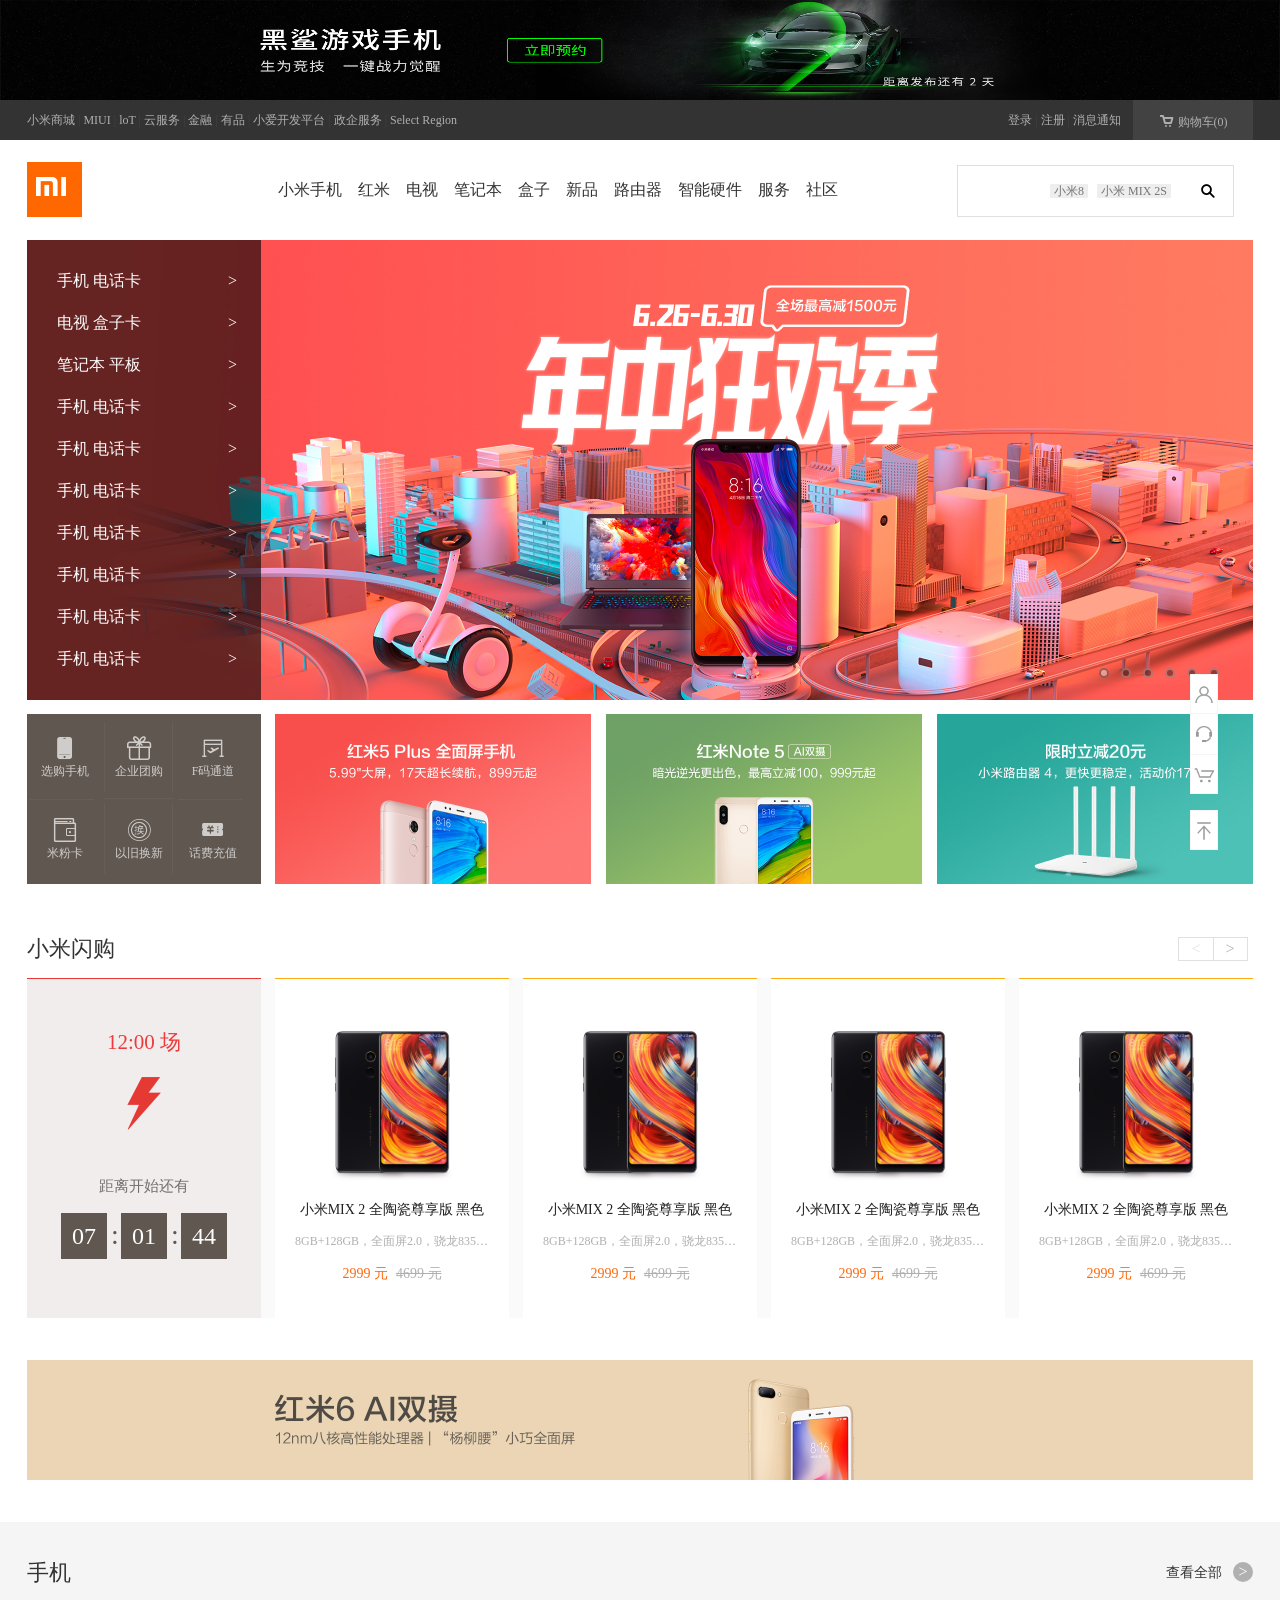
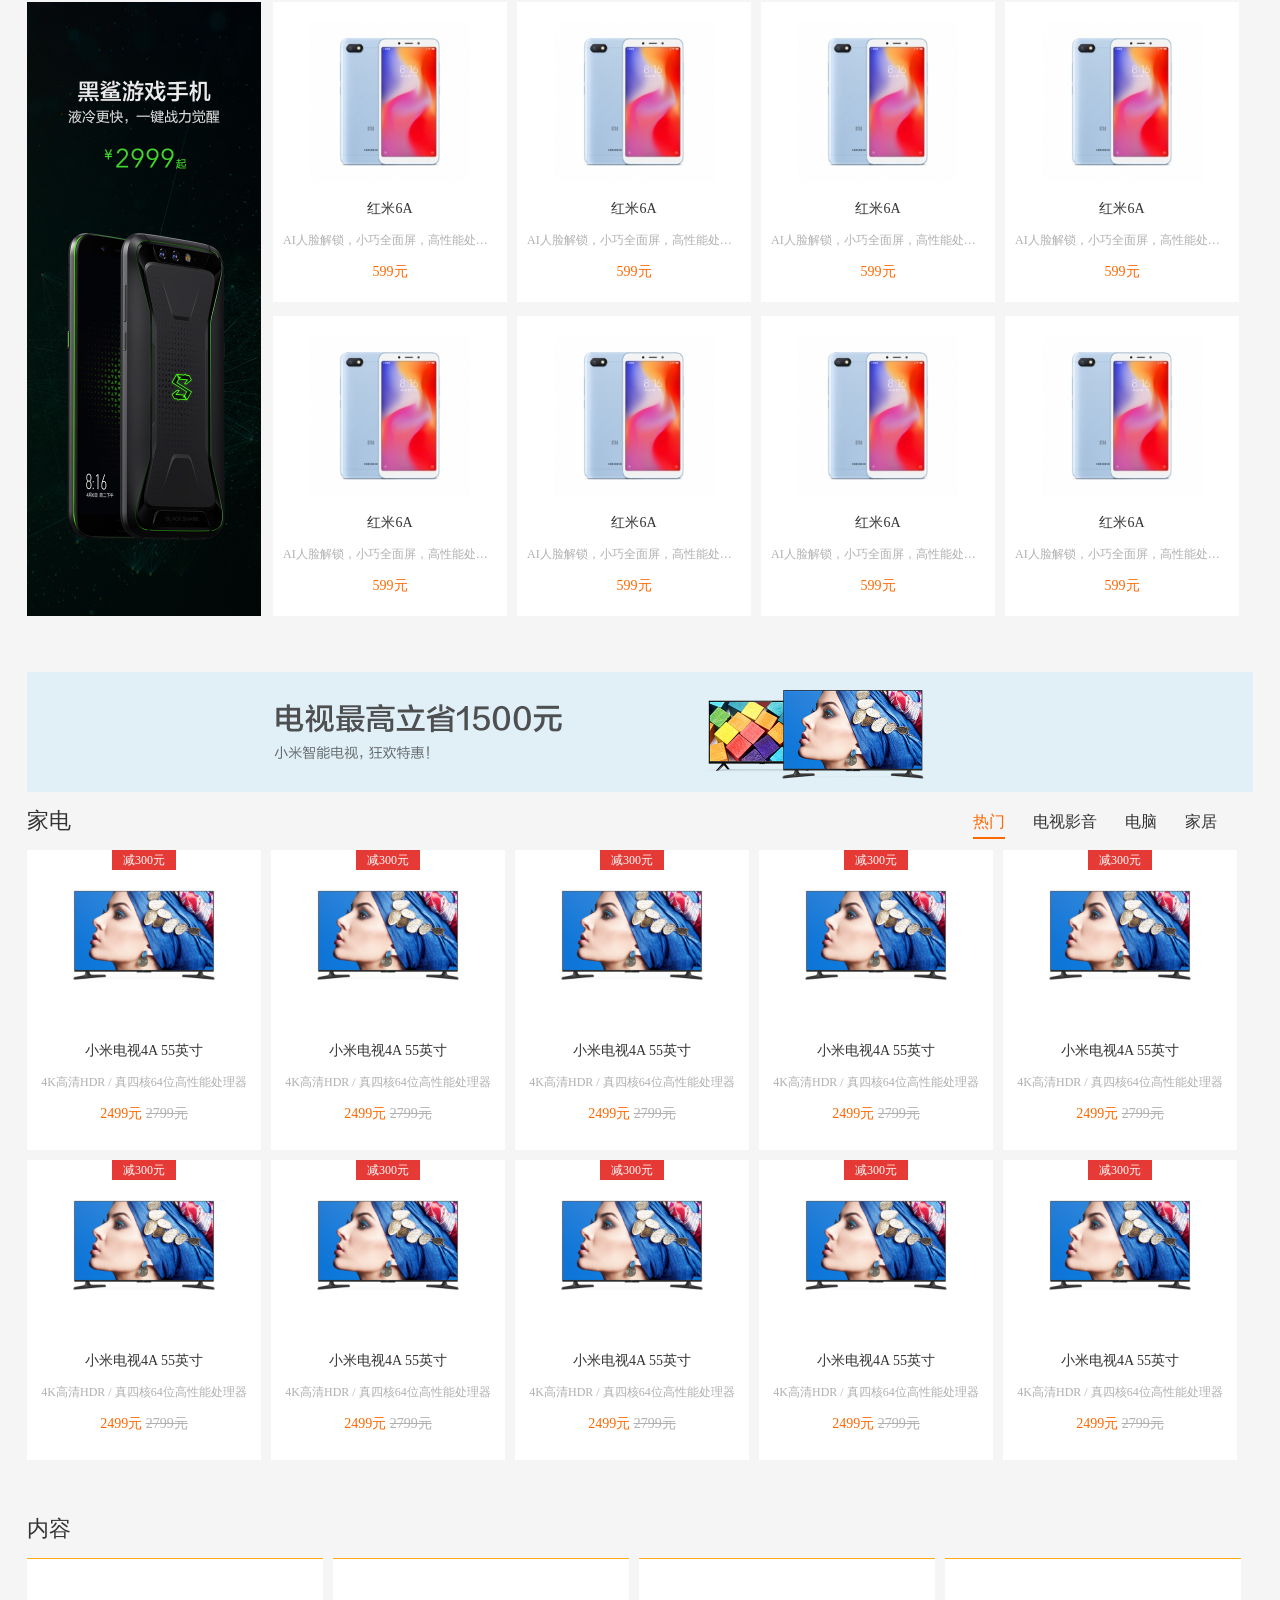
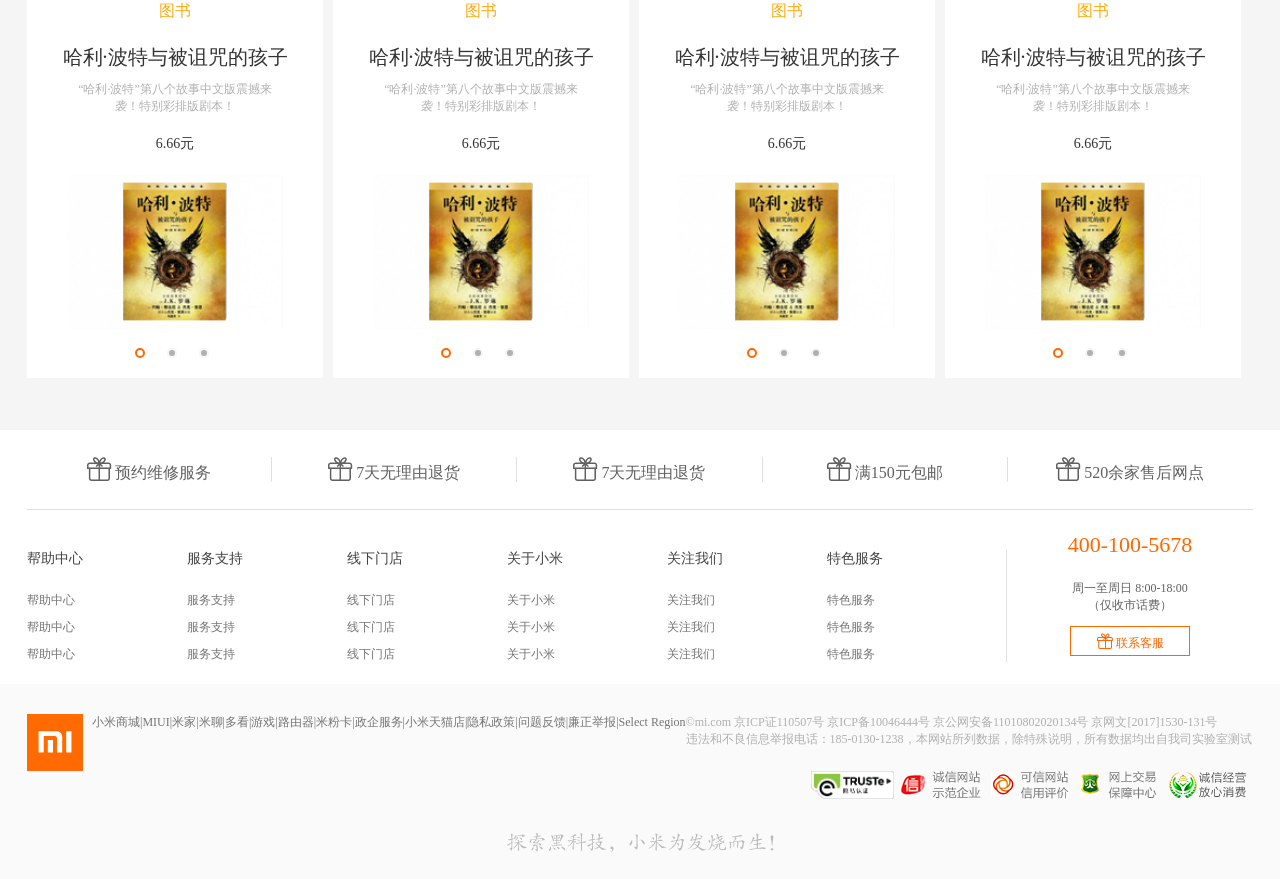
<file: index.html>
<!DOCTYPE html>
<html lang="en">
<head>
	<meta charset="UTF-8">
	<title></title>
	<link rel="stylesheet" href="./css/iconfont/iconfont.css">
	<link rel="stylesheet" href="./css/index.css">

</head>
<body>
<!-- banner  横幅 思路： html-img  css-background -->
	<div class="banner">
		<img src="./images/banner.jpg" alt="">
	</div>

<!-- header 头部 -->
	<div class="header">
		<div class="nav">
			<div class="nav-list">
				<a href="#">小米商城</a>
				<span class="step">|</span>
				<a href="#">MIUI</a>
				<span class="step">|</span>
				<a href="#">loT</a>
				<span class="step">|</span>
				<a href="#">云服务</a>
				<span class="step">|</span>
				<a href="#">金融</a>
				<span class="step">|</span>
				<a href="#">有品</a>
				<span class="step">|</span>
				<a href="#">小爱开发平台</a>
				<span class="step">|</span>
				<a href="#">政企服务</a>
				<span class="step">|</span>
				<a href="s#">Select Region</a>
			</div>
			
			<div class="nav-gwc">
				<i class="iconfont icon-gouwuche2"></i>
				<span>购物车(0)</span>
			</div>

			<div class="nav-info">
				<a href="#">登录</a>
				<span class="step">|</span>
				<a href="#">注册</a>
				<span class="step">|</span>
				<a href="#">消息通知</a>
			</div>

		</div>
	</div>

<!-- main 内容 -->
	<div class="main">
		<!-- main内容导航区域 -->
		<div class="main-nav">
			<div class="main-nav-logo">
				
			</div>
			<div class="main-nav-list">
				<a href="#">小米手机</a>
				<a href="#">红米</a>
				<a href="#">电视</a>
				<a href="#">笔记本</a>
				<a href="#">盒子</a>
				<a href="#">新品</a>
				<a href="#">路由器</a>
				<a href="#">智能硬件</a>
				<a href="#">服务</a>
				<a href="#">社区</a>
			</div>
			<div class="main-nav-search">
				<input type="text" class="main-nav-search-text">
				<input type="submit" class="main-nav-search-btn iconfont" value="&#xe652;">
				<p class="main-nav-search-hotworld">
					<span>小米8</span>
					<span>小米 MIX 2S</span>
				</p>
			</div>
		</div>

		<!-- main轮播图区域 -->
		<div class="main-scroll">
			<div class="main-scroll-content">
				<div class="main-scroll-left">
					<ul class="main-scroll-left-list">
						<li>
							<a href="#">
								<span>手机</span>
							</a>
							<a href="#">
								<span>电话卡</span>
							</a>
							<a href="#">
								<span>&gt;</span>
							</a>
						</li>
						<li>
							<a hef="#">
								<span>电视</span>
							</a>
							<a href="#">
								<span>盒子卡</span>
							</a>
							<a href="#">
								<span>&gt;</span>
							</a>
						</li>
						<li>
							<a href="#">
								<span>笔记本</span>
							</a>
							<a href="#">
								<span>平板</span>
							</a>
							<a href="#">
								<span>&gt;</span>
							</a>
						</li>
						<li>
							<a href="#">
								<span>手机</span>
							</a>
							<a href="#">
								<span>电话卡</span>
							</a>
							<a href="#">
								<span>&gt;</span>
							</a>
						</li>
						<li>
							<a href="#">
								<span>手机</span>
							</a>
							<a href="#">
								<span>电话卡</span>
							</a>
							<a href="#">
								<span>&gt;</span>
							</a>
						</li>
						<li>
							<a href="#">
								<span>手机</span>
							</a>
							<a href="#">
								<span>电话卡</span>
							</a>
							<a href="#">
								<span>&gt;</span>
							</a>
						</li>
						<li>
							<a href="#">
								<span>手机</span>
							</a>
							<a href="#">
								<span>电话卡</span>
							</a>
							<a href="#">
								<span>&gt;</span>
							</a>
						</li>
						<li>
							<a href="#">
								<span>手机</span>
							</a>
							<a href="#">
								<span>电话卡</span>
							</a>
							<a href="#">
								<span>&gt;</span>
							</a>
						</li>
						<li>
							<a href="#">
								<span>手机</span>
							</a>
							<a href="#">
								<span>电话卡</span>
							</a>
							<a href="#">
								<span>&gt;</span>
							</a>
						</li>
						<li>
							<a href="#">
								<span>手机</span>
							</a>
							<a href="#">
								<span>电话卡</span>
							</a>
							<a href="#">
								<span>&gt;</span>
							</a>
						</li>
					</ul>
				</div>

				<div class="main-scroll-right">
					<img src="./images/1.jpg" alt="">
				</div>

				<div  class="main-scroll-dots">
					<ul>
						<li></li>
						<li></li>
						<li></li>
						<li></li>
						<li></li>
						<li></li>
					</ul>
				</div>

			</div>
		</div>

		<!-- main的品牌 -->
		<div class="main-coin">
			<div class="main-coin-content">
				<div class="main-coin-left">
					<ul>
						<li class="main-coin-left-1">
							<a href="#">
								<i class="iconfont icon-shouji"></i>
								<br>
								<span>选购手机</span>
							</a>
						</li>

						<li  class="main-coin-left-2 main-coin-left-3">
							<a href="#">
								<i class="iconfont icon-gifs"></i>
								<br>
								<span>企业团购</span>
							</a>
						</li>

						<li  class="main-coin-left-1">
							<a href="#">
								<i class="iconfont icon-ly_kuaisutongdao"></i>
								<br>
								<span>F码通道</span>
							</a>
						</li>

						<li>
							<a href="#">
								<i class="iconfont icon-qiabao"></i>
								<br>
								<span>米粉卡</span>
							</a>
						</li>

						<li  class="main-coin-left-2">
							<a href="#">
								<i class="iconfont icon-jiaohuan"></i>
								<br>
								<span>以旧换新</span>
							</a>
						</li>

						<li>
							<a href="#">
								<i class="iconfont icon-huafeiquan_"></i>
								<br>
								<span>话费充值</span>
							</a>
						</li>
					
					</ul>
				</div>

				<div class="main-coin-right">
					<ul>
						<li><a href="#"><img src="./images/phone1.jpg" alt=""></a></li>
						<li><a href="#"><img src="./images/phone2.jpg" alt=""></a></li>
						<li><a href="#"><img src="./images/phone3.jpg" alt=""></a></li>
					</ul>
				</div>
			</div>

		</div>

		<!-- main 小米闪购  -->
		<div class="main-shopping">
			<div class="main-shopping-top">
				<div>小米闪购</div>
				<div>
					<span>&lt;</span>
					<span>&gt;</span>
				</div>
			</div>

			<div class="main-shopping-bottom">
				<div class="main-shopping-bottom-times">
					<p><span class="dgps">12</span>:00 场</p>
					<img src="./images/times.png" alt="">
					<p>距离开始还有</p>
					<p>
						<span class="times timesH">00</span>
						<span class="gap">:</span>
						<span class="times timesM">00</span>
						<span class="gap">:</span>
						<span class="times timesS">00</span>
					</p>
				</div>

				<div class="main-shopping-bottom1">
					<img src="./images/xxx.png" alt="">
					<br>
					<p>小米MIX 2 全陶瓷尊享版 黑色</p>
					<p>8GB+128GB，全面屏2.0，骁龙835旗舰处理器</p>
					<p><span>2999 元</span><del>4699 元</del></p>
				</div>

				<div class="main-shopping-bottom1">
					<img src="./images/xxx.png" alt="">
					<br>
					<p>小米MIX 2 全陶瓷尊享版 黑色</p>
					<p>8GB+128GB，全面屏2.0，骁龙835旗舰处理器</p>
					<p><span>2999 元</span><del>4699 元</del></p>
				</div>

				<div class="main-shopping-bottom1">
					<img src="./images/xxx.png" alt="">
					<br>
					<p>小米MIX 2 全陶瓷尊享版 黑色</p>
					<p>8GB+128GB，全面屏2.0，骁龙835旗舰处理器</p>
					<p><span>2999 元</span><del>4699 元</del></p>
				</div>

				<div class="main-shopping-bottom1">
					<img src="./images/xxx.png" alt="">
					<br>
					<p>小米MIX 2 全陶瓷尊享版 黑色</p>
					<p>8GB+128GB，全面屏2.0，骁龙835旗舰处理器</p>
					<p><span>2999 元</span><del>4699 元</del></p>
				</div>
			</div>
		</div>
	</div>

<!-- 小米广告 -->
	<div class="xiaomiAd">
		<img src="./images/gap1.jpg" alt="">
	</div>

<!-- 小米商品 -->
	<div class="shops">
		<!-- 小米手机商品 -->
		<div class="shops-phone">
			<div class="shops-phone-top">
				<div>手机</div>
				<div>
					<span>查看全部</span>
					<span>&gt;</span>
				</div>
			</div>

			<div class="shops-phone-bottom">
				<div class="shops-phone-bottomp-left">
					<img src="./images/xm1.jpg" alt="">
				</div>

				<div class="shops-phone-bottom-right">
					<div class="shops-phone-bottom-right1">
						<img src="./images/xmr1.jpg" alt="">
						<br>
						<p>红米6A</p>
						<p>AI人脸解锁，小巧全面屏，高性能处理器</p>
						<p>599元</p>

					</div>

					<div class="shops-phone-bottom-right1">
						<img src="./images/xmr1.jpg" alt="">
						<br>
						<p>红米6A</p>
						<p>AI人脸解锁，小巧全面屏，高性能处理器</p>
						<p>599元</p>

					</div>

					<div class="shops-phone-bottom-right1">
						<img src="./images/xmr1.jpg" alt="">
						<br>
						<p>红米6A</p>
						<p>AI人脸解锁，小巧全面屏，高性能处理器</p>
						<p>599元</p>

					</div>

					<div class="shops-phone-bottom-right1">
						<img src="./images/xmr1.jpg" alt="">
						<br>
						<p>红米6A</p>
						<p>AI人脸解锁，小巧全面屏，高性能处理器</p>
						<p>599元</p>

					</div>

					<div class="shops-phone-bottom-right1">
						<img src="./images/xmr1.jpg" alt="">
						<br>
						<p>红米6A</p>
						<p>AI人脸解锁，小巧全面屏，高性能处理器</p>
						<p>599元</p>

					</div>

					<div class="shops-phone-bottom-right1">
						<img src="./images/xmr1.jpg" alt="">
						<br>
						<p>红米6A</p>
						<p>AI人脸解锁，小巧全面屏，高性能处理器</p>
						<p>599元</p>

					</div>

					<div class="shops-phone-bottom-right1">
						<img src="./images/xmr1.jpg" alt="">
						<br>
						<p>红米6A</p>
						<p>AI人脸解锁，小巧全面屏，高性能处理器</p>
						<p>599元</p>

					</div>

					<div class="shops-phone-bottom-right1">
						<img src="./images/xmr1.jpg" alt="">
						<br>
						<p>红米6A</p>
						<p>AI人脸解锁，小巧全面屏，高性能处理器</p>
						<p>599元</p>

					</div>
				</div>

			</div>
		</div>
		
		<!-- 小米广告 -->
		<div class="xiaomiAd">
			<img src="./images/gap2.jpg" alt="">
		</div>
		
		<!-- 小米域家电机商品 -->
		<div class="shops-jd">
			<div class="shops-jd-top">
				<div class="shops-jd-top1">
					家电
				</div>
				<div class="shops-jd-top2">
					<span>热门</span>
					<span>电视影音</span>
					<span>电脑</span>
					<span>家居</span>
				</div>
			</div>

			<div style="clear:both"></div>

			<div class="shops-jd-bottom">
				<div class="shops-jd-bottom1">
					<p>减300元</p>
					<p>
						<img src="./images/jd.png" alt="">
					</p>
					<p>小米电视4A 55英寸</p>		
					<p>4K高清HDR / 真四核64位高性能处理器</p>

					<p>
						<span>2499元</span>
						<del>2799元</del>
					</p>

					<div class="shops-jd-bottom1-show">
						<p>我不是来评价电视的我是来拉仇恨的，38.46的电视请...</p>
						<p> 来自于 果然发烧 的评价 </p>
					</div>		

				</div>

				<div class="shops-jd-bottom1">
					<p>减300元</p>
					<p>
						<img src="./images/jd.png" alt="">
					</p>
					<p>小米电视4A 55英寸</p>		
					<p>4K高清HDR / 真四核64位高性能处理器</p>

					<p>
						<span>2499元</span>
						<del>2799元</del>
					</p>

					<div class="shops-jd-bottom1-show">
						<p>我不是来评价电视的我是来拉仇恨的，38.46的电视请...</p>
						<p> 来自于 果然发烧 的评价 </p>
					</div>		

				</div>
				<div class="shops-jd-bottom1">
					<p>减300元</p>
					<p>
						<img src="./images/jd.png" alt="">
					</p>
					<p>小米电视4A 55英寸</p>		
					<p>4K高清HDR / 真四核64位高性能处理器</p>

					<p>
						<span>2499元</span>
						<del>2799元</del>
					</p>

					<div class="shops-jd-bottom1-show">
						<p>我不是来评价电视的我是来拉仇恨的，38.46的电视请...</p>
						<p> 来自于 果然发烧 的评价 </p>
					</div>		

				</div>

				<div class="shops-jd-bottom1">
					<p>减300元</p>
					<p>
						<img src="./images/jd.png" alt="">
					</p>
					<p>小米电视4A 55英寸</p>		
					<p>4K高清HDR / 真四核64位高性能处理器</p>

					<p>
						<span>2499元</span>
						<del>2799元</del>
					</p>

					<div class="shops-jd-bottom1-show">
						<p>我不是来评价电视的我是来拉仇恨的，38.46的电视请...</p>
						<p> 来自于 果然发烧 的评价 </p>
					</div>		

				</div>

				<div class="shops-jd-bottom1">
					<p>减300元</p>
					<p>
						<img src="./images/jd.png" alt="">
					</p>
					<p>小米电视4A 55英寸</p>		
					<p>4K高清HDR / 真四核64位高性能处理器</p>

					<p>
						<span>2499元</span>
						<del>2799元</del>
					</p>

					<div class="shops-jd-bottom1-show">
						<p>我不是来评价电视的我是来拉仇恨的，38.46的电视请...</p>
						<p> 来自于 果然发烧 的评价 </p>
					</div>		

				</div>

				<div class="shops-jd-bottom1">
					<p>减300元</p>
					<p>
						<img src="./images/jd.png" alt="">
					</p>
					<p>小米电视4A 55英寸</p>		
					<p>4K高清HDR / 真四核64位高性能处理器</p>

					<p>
						<span>2499元</span>
						<del>2799元</del>
					</p>

					<div class="shops-jd-bottom1-show">
						<p>我不是来评价电视的我是来拉仇恨的，38.46的电视请...</p>
						<p> 来自于 果然发烧 的评价 </p>
					</div>		

				</div>

				<div class="shops-jd-bottom1">
					<p>减300元</p>
					<p>
						<img src="./images/jd.png" alt="">
					</p>
					<p>小米电视4A 55英寸</p>		
					<p>4K高清HDR / 真四核64位高性能处理器</p>

					<p>
						<span>2499元</span>
						<del>2799元</del>
					</p>

					<div class="shops-jd-bottom1-show">
						<p>我不是来评价电视的我是来拉仇恨的，38.46的电视请...</p>
						<p> 来自于 果然发烧 的评价 </p>
					</div>		

				</div>

				<div class="shops-jd-bottom1">
					<p>减300元</p>
					<p>
						<img src="./images/jd.png" alt="">
					</p>
					<p>小米电视4A 55英寸</p>		
					<p>4K高清HDR / 真四核64位高性能处理器</p>

					<p>
						<span>2499元</span>
						<del>2799元</del>
					</p>

					<div class="shops-jd-bottom1-show">
						<p>我不是来评价电视的我是来拉仇恨的，38.46的电视请...</p>
						<p> 来自于 果然发烧 的评价 </p>
					</div>		

				</div>

				<div class="shops-jd-bottom1">
					<p>减300元</p>
					<p>
						<img src="./images/jd.png" alt="">
					</p>
					<p>小米电视4A 55英寸</p>		
					<p>4K高清HDR / 真四核64位高性能处理器</p>

					<p>
						<span>2499元</span>
						<del>2799元</del>
					</p>

					<div class="shops-jd-bottom1-show">
						<p>我不是来评价电视的我是来拉仇恨的，38.46的电视请...</p>
						<p> 来自于 果然发烧 的评价 </p>
					</div>		

				</div>

				<div class="shops-jd-bottom1">
					<p>减300元</p>
					<p>
						<img src="./images/jd.png" alt="">
					</p>
					<p>小米电视4A 55英寸</p>		
					<p>4K高清HDR / 真四核64位高性能处理器</p>

					<p>
						<span>2499元</span>
						<del>2799元</del>
					</p>

					<div class="shops-jd-bottom1-show">
						<p>我不是来评价电视的我是来拉仇恨的，38.46的电视请...</p>
						<p> 来自于 果然发烧 的评价 </p>
					</div>		

				</div>



			</div>
		</div>

		<!-- 小米内容区域商品 -->
		<div class="shops-container">
			<div class="shops-container-title">
				内容
			</div>
			<div class="shops-container1">
				<span>图书</span>
				<br>
				<span>哈利·波特与被诅咒的孩子</span>
				<br>
				<span>“哈利·波特”第八个故事中文版震撼来袭！特别彩排版剧本！ </span>
				<br>
				<span>6.66元</span>
				<br>
				<img src="./images/con1.png" alt="">
				<ul>
					<li></li>
					<li></li>
					<li></li>
				</ul>
				<div>
					<span>&lt;</span>
					<span>&gt;</span>
				</div>

			</div>

			<div class="shops-container1">
				<span>图书</span>
				<br>
				<span>哈利·波特与被诅咒的孩子</span>
				<br>
				<span>“哈利·波特”第八个故事中文版震撼来袭！特别彩排版剧本！ </span>
				<br>
				<span>6.66元</span>
				<br>
				<img src="./images/con1.png" alt="">
				<ul>
					<li></li>
					<li></li>
					<li></li>
				</ul>
				<div>
					<span>&lt;</span>
					<span>&gt;</span>
				</div>

			</div>

			<div class="shops-container1">
				<span>图书</span>
				<br>
				<span>哈利·波特与被诅咒的孩子</span>
				<br>
				<span>“哈利·波特”第八个故事中文版震撼来袭！特别彩排版剧本！ </span>
				<br>
				<span>6.66元</span>
				<br>
				<img src="./images/con1.png" alt="">
				<ul>
					<li></li>
					<li></li>
					<li></li>
				</ul>
				<div>
					<span>&lt;</span>
					<span>&gt;</span>
				</div>

			</div>

			<div class="shops-container1">
				<span>图书</span>
				<br>
				<span>哈利·波特与被诅咒的孩子</span>
				<br>
				<span>“哈利·波特”第八个故事中文版震撼来袭！特别彩排版剧本！ </span>
				<br>
				<span>6.66元</span>
				<br>
				<img src="./images/con1.png" alt="">
				<ul>
					<li></li>
					<li></li>
					<li></li>
				</ul>
				<div>
					<span>&lt;</span>
					<span>&gt;</span>
				</div>

			</div>


		</div>

		<div style="clear:both"></div>



	</div>

<!-- 小米侧边栏导航 -->
	<div class="aside">
		<div class="aside-personal">
			<div  class="aside-personal-show">
				<img src="./images/arrow.png" alt="">
				<span>个人中心</span>
			</div>
		</div>

		<div class="aside-talking">
			<div  class="aside-talking-show">
			
				<img src="./images/arrow.png" alt="">
				
				<span>联系客服</span>
			</div>
		</div>

		<div class="aside-gwc">
			<div  class="aside-gwc-show">
			
				<img src="./images/arrow.png" alt="">
				
				<span>购物车 (0)</span>
			</div>
		</div>

		<a href="#" class="aside-top">
			<div  class="aside-top-show">
			
				<img src="./images/arrow.png" alt="">
				
				<span>回顶部</span>
			</div>
		</a>
	</div>

<!-- 小米尾部区域 -->
	<div class="footer">
		<div class="footer-top">
			<div>
				<i class="iconfont icon-gifs"></i>
				<span>预约维修服务</span>
			</div>
			<div>
				<i class="iconfont icon-gifs"></i>
				<span>7天无理由退货</span>
			</div>
			<div>
				<i class="iconfont icon-gifs"></i>
				<span>7天无理由退货</span>
			</div>
			<div>
				<i class="iconfont icon-gifs"></i>
				<span>满150元包邮</span>
			</div>
			<div>
				<i class="iconfont icon-gifs"></i>
				<span>520余家售后网点</span>
			</div>
		</div>
		<div class="footer-bottom">
			<div class="footer-bottom-left">
				<div id="footer-bottom-left-gap">
					<ul class="footer-bottom-left1">
					<li>帮助中心</li>
					<li>服务支持</li>
					<li>线下门店</li>
					<li>关于小米</li>
					<li>关注我们</li>
					<li>特色服务</li>
				</ul>

				<ul class="footer-bottom-left2">
					<li>帮助中心</li>
					<li>服务支持</li>
					<li>线下门店</li>
					<li>关于小米</li>
					<li>关注我们</li>
					<li>特色服务</li>
				</ul>

				<ul class="footer-bottom-left2">
					<li>帮助中心</li>
					<li>服务支持</li>
					<li>线下门店</li>
					<li>关于小米</li>
					<li>关注我们</li>
					<li>特色服务</li>
				</ul>

				<ul class="footer-bottom-left2">
					<li>帮助中心</li>
					<li>服务支持</li>
					<li>线下门店</li>
					<li>关于小米</li>
					<li>关注我们</li>
					<li>特色服务</li>
				</ul>
				</div>
			</div>

			<div class="footer-bottom-right">
				<p>400-100-5678</p>
				<p>
					<span>周一至周日 8:00-18:00</span>
					<br>
					<span>（仅收市话费）</span>
				</p>
				<p>
					<i class="iconfont icon-gifs"></i>&nbsp;联系客服
				</p>
			</div>
		</div>
	</div>

	<div style="clear:both"></div>
<!-- 小米网站信息区域 -->
	<div class="info">
		<div class="info1">
			<p></p>
			<p>
小米商城|MIUI|米家|米聊|多看|游戏|路由器|米粉卡|政企服务|小米天猫店|隐私政策|问题反馈|廉正举报|Select Region</p>
			<p>
				<span>©mi.com 京ICP证110507号 京ICP备10046444号 京公网安备11010802020134号 京网文[2017]1530-131号 </span>
				<br>
				<span>违法和不良信息举报电话：185-0130-1238，本网站所列数据，除特殊说明，所有数据均出自我司实验室测试</span>
			</p>
		</div>
		<div style="clear:both"></div>
		<div class="info2">
			<div>
				<img src="./images/truste1.png" alt="">
				<img src="./images/truste2.png" alt="">
				<img src="./images/truste3.png" alt="">
				<img src="./images/truste4.png" alt="">
				<img src="./images/truste5.png" alt="">
			</div>
		</div>
		<div style="clear:both"></div>
		<div class="info3">

		</div>
	</div>

</body>
<script src="./js/index.js"></script>
</html>
</file>
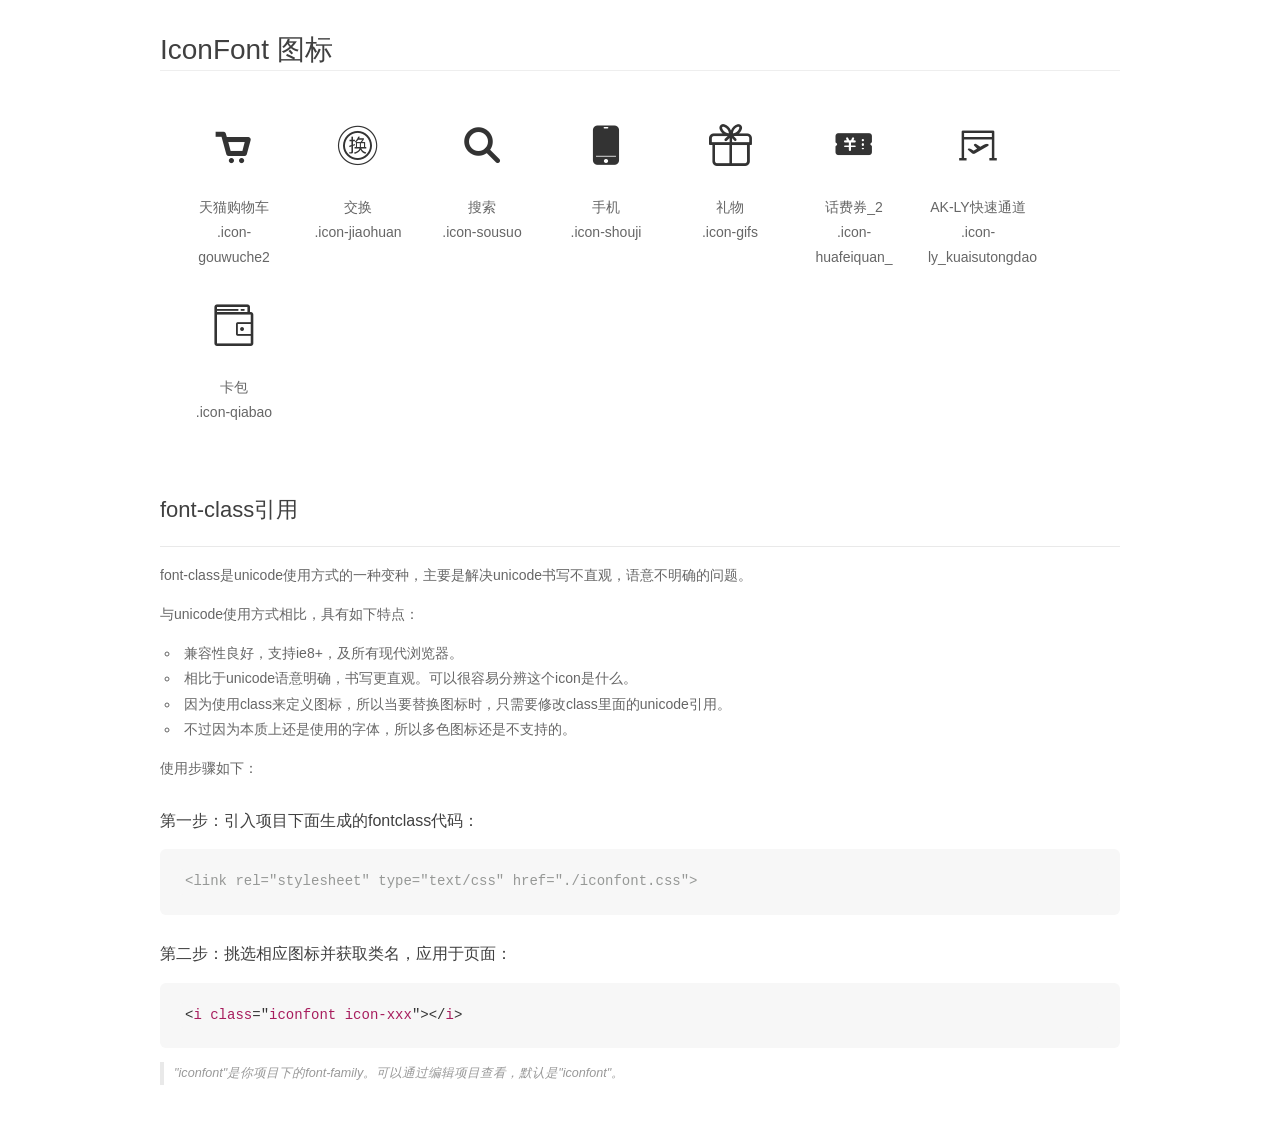
<file: css/iconfont/demo_fontclass.html>
<!DOCTYPE html>
<html>
<head>
    <meta charset="utf-8"/>
    <title>IconFont</title>
    <link rel="stylesheet" href="demo.css">
    <link rel="stylesheet" href="iconfont.css">
</head>
<body>
    <div class="main markdown">
        <h1>IconFont 图标</h1>
        <ul class="icon_lists clear">
            
                <li>
                <i class="icon iconfont icon-gouwuche2"></i>
                    <div class="name">天猫购物车 </div>
                    <div class="fontclass">.icon-gouwuche2</div>
                </li>
            
                <li>
                <i class="icon iconfont icon-jiaohuan"></i>
                    <div class="name">交换</div>
                    <div class="fontclass">.icon-jiaohuan</div>
                </li>
            
                <li>
                <i class="icon iconfont icon-sousuo"></i>
                    <div class="name">搜索</div>
                    <div class="fontclass">.icon-sousuo</div>
                </li>
            
                <li>
                <i class="icon iconfont icon-shouji"></i>
                    <div class="name">手机</div>
                    <div class="fontclass">.icon-shouji</div>
                </li>
            
                <li>
                <i class="icon iconfont icon-gifs"></i>
                    <div class="name">礼物</div>
                    <div class="fontclass">.icon-gifs</div>
                </li>
            
                <li>
                <i class="icon iconfont icon-huafeiquan_"></i>
                    <div class="name">话费券_2</div>
                    <div class="fontclass">.icon-huafeiquan_</div>
                </li>
            
                <li>
                <i class="icon iconfont icon-ly_kuaisutongdao"></i>
                    <div class="name">AK-LY快速通道</div>
                    <div class="fontclass">.icon-ly_kuaisutongdao</div>
                </li>
            
                <li>
                <i class="icon iconfont icon-qiabao"></i>
                    <div class="name">卡包</div>
                    <div class="fontclass">.icon-qiabao</div>
                </li>
            
        </ul>

        <h2 id="font-class-">font-class引用</h2>
        <hr>

        <p>font-class是unicode使用方式的一种变种，主要是解决unicode书写不直观，语意不明确的问题。</p>
        <p>与unicode使用方式相比，具有如下特点：</p>
        <ul>
        <li>兼容性良好，支持ie8+，及所有现代浏览器。</li>
        <li>相比于unicode语意明确，书写更直观。可以很容易分辨这个icon是什么。</li>
        <li>因为使用class来定义图标，所以当要替换图标时，只需要修改class里面的unicode引用。</li>
        <li>不过因为本质上还是使用的字体，所以多色图标还是不支持的。</li>
        </ul>
        <p>使用步骤如下：</p>
        <h3 id="-fontclass-">第一步：引入项目下面生成的fontclass代码：</h3>


        <pre><code class="lang-js hljs javascript"><span class="hljs-comment">&lt;link rel="stylesheet" type="text/css" href="./iconfont.css"&gt;</span></code></pre>
        <h3 id="-">第二步：挑选相应图标并获取类名，应用于页面：</h3>
        <pre><code class="lang-css hljs">&lt;<span class="hljs-selector-tag">i</span> <span class="hljs-selector-tag">class</span>="<span class="hljs-selector-tag">iconfont</span> <span class="hljs-selector-tag">icon-xxx</span>"&gt;&lt;/<span class="hljs-selector-tag">i</span>&gt;</code></pre>
        <blockquote>
        <p>"iconfont"是你项目下的font-family。可以通过编辑项目查看，默认是"iconfont"。</p>
        </blockquote>
    </div>
</body>
</html>
</file>
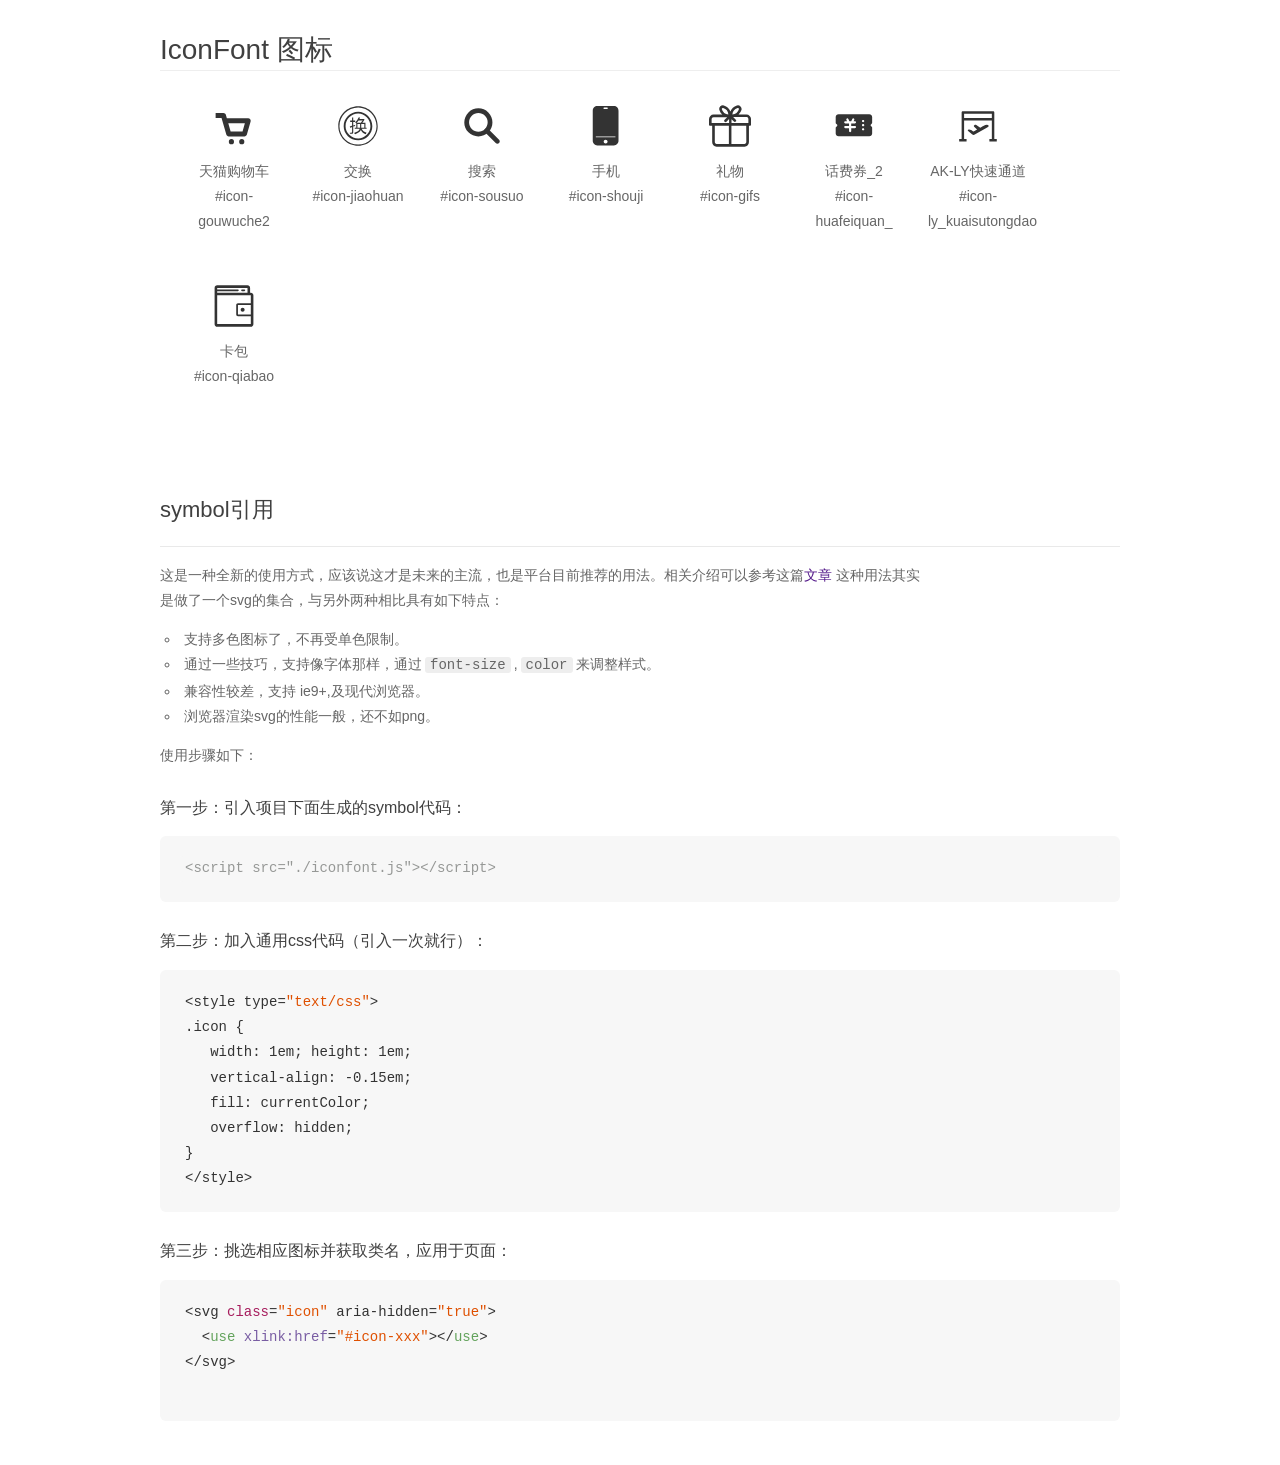
<file: css/iconfont/demo_symbol.html>
<!DOCTYPE html>
<html>
<head>
    <meta charset="utf-8"/>
    <title>IconFont</title>
    <link rel="stylesheet" href="demo.css">
    <script src="iconfont.js"></script>

    <style type="text/css">
        .icon {
          /* 通过设置 font-size 来改变图标大小 */
          width: 1em; height: 1em;
          /* 图标和文字相邻时，垂直对齐 */
          vertical-align: -0.15em;
          /* 通过设置 color 来改变 SVG 的颜色/fill */
          fill: currentColor;
          /* path 和 stroke 溢出 viewBox 部分在 IE 下会显示
             normalize.css 中也包含这行 */
          overflow: hidden;
        }

    </style>
</head>
<body>
    <div class="main markdown">
        <h1>IconFont 图标</h1>
        <ul class="icon_lists clear">
            
                <li>
                    <svg class="icon" aria-hidden="true">
                        <use xlink:href="#icon-gouwuche2"></use>
                    </svg>
                    <div class="name">天猫购物车 </div>
                    <div class="fontclass">#icon-gouwuche2</div>
                </li>
            
                <li>
                    <svg class="icon" aria-hidden="true">
                        <use xlink:href="#icon-jiaohuan"></use>
                    </svg>
                    <div class="name">交换</div>
                    <div class="fontclass">#icon-jiaohuan</div>
                </li>
            
                <li>
                    <svg class="icon" aria-hidden="true">
                        <use xlink:href="#icon-sousuo"></use>
                    </svg>
                    <div class="name">搜索</div>
                    <div class="fontclass">#icon-sousuo</div>
                </li>
            
                <li>
                    <svg class="icon" aria-hidden="true">
                        <use xlink:href="#icon-shouji"></use>
                    </svg>
                    <div class="name">手机</div>
                    <div class="fontclass">#icon-shouji</div>
                </li>
            
                <li>
                    <svg class="icon" aria-hidden="true">
                        <use xlink:href="#icon-gifs"></use>
                    </svg>
                    <div class="name">礼物</div>
                    <div class="fontclass">#icon-gifs</div>
                </li>
            
                <li>
                    <svg class="icon" aria-hidden="true">
                        <use xlink:href="#icon-huafeiquan_"></use>
                    </svg>
                    <div class="name">话费券_2</div>
                    <div class="fontclass">#icon-huafeiquan_</div>
                </li>
            
                <li>
                    <svg class="icon" aria-hidden="true">
                        <use xlink:href="#icon-ly_kuaisutongdao"></use>
                    </svg>
                    <div class="name">AK-LY快速通道</div>
                    <div class="fontclass">#icon-ly_kuaisutongdao</div>
                </li>
            
                <li>
                    <svg class="icon" aria-hidden="true">
                        <use xlink:href="#icon-qiabao"></use>
                    </svg>
                    <div class="name">卡包</div>
                    <div class="fontclass">#icon-qiabao</div>
                </li>
            
        </ul>


        <h2 id="symbol-">symbol引用</h2>
        <hr>

        <p>这是一种全新的使用方式，应该说这才是未来的主流，也是平台目前推荐的用法。相关介绍可以参考这篇<a href="">文章</a>
        这种用法其实是做了一个svg的集合，与另外两种相比具有如下特点：</p>
        <ul>
          <li>支持多色图标了，不再受单色限制。</li>
          <li>通过一些技巧，支持像字体那样，通过<code>font-size</code>,<code>color</code>来调整样式。</li>
          <li>兼容性较差，支持 ie9+,及现代浏览器。</li>
          <li>浏览器渲染svg的性能一般，还不如png。</li>
        </ul>
        <p>使用步骤如下：</p>
        <h3 id="-symbol-">第一步：引入项目下面生成的symbol代码：</h3>
        <pre><code class="lang-js hljs javascript"><span class="hljs-comment">&lt;script src="./iconfont.js"&gt;&lt;/script&gt;</span></code></pre>
        <h3 id="-css-">第二步：加入通用css代码（引入一次就行）：</h3>
        <pre><code class="lang-js hljs javascript">&lt;style type=<span class="hljs-string">"text/css"</span>&gt;
.icon {
   width: <span class="hljs-number">1</span>em; height: <span class="hljs-number">1</span>em;
   vertical-align: <span class="hljs-number">-0.15</span>em;
   fill: currentColor;
   overflow: hidden;
}
&lt;<span class="hljs-regexp">/style&gt;</span></code></pre>
        <h3 id="-">第三步：挑选相应图标并获取类名，应用于页面：</h3>
        <pre><code class="lang-js hljs javascript">&lt;svg <span class="hljs-class"><span class="hljs-keyword">class</span></span>=<span class="hljs-string">"icon"</span> aria-hidden=<span class="hljs-string">"true"</span>&gt;<span class="xml"><span class="hljs-tag">
  &lt;<span class="hljs-name">use</span> <span class="hljs-attr">xlink:href</span>=<span class="hljs-string">"#icon-xxx"</span>&gt;</span><span class="hljs-tag">&lt;/<span class="hljs-name">use</span>&gt;</span>
</span>&lt;<span class="hljs-regexp">/svg&gt;
        </span></code></pre>
    </div>
</body>
</html>
</file>
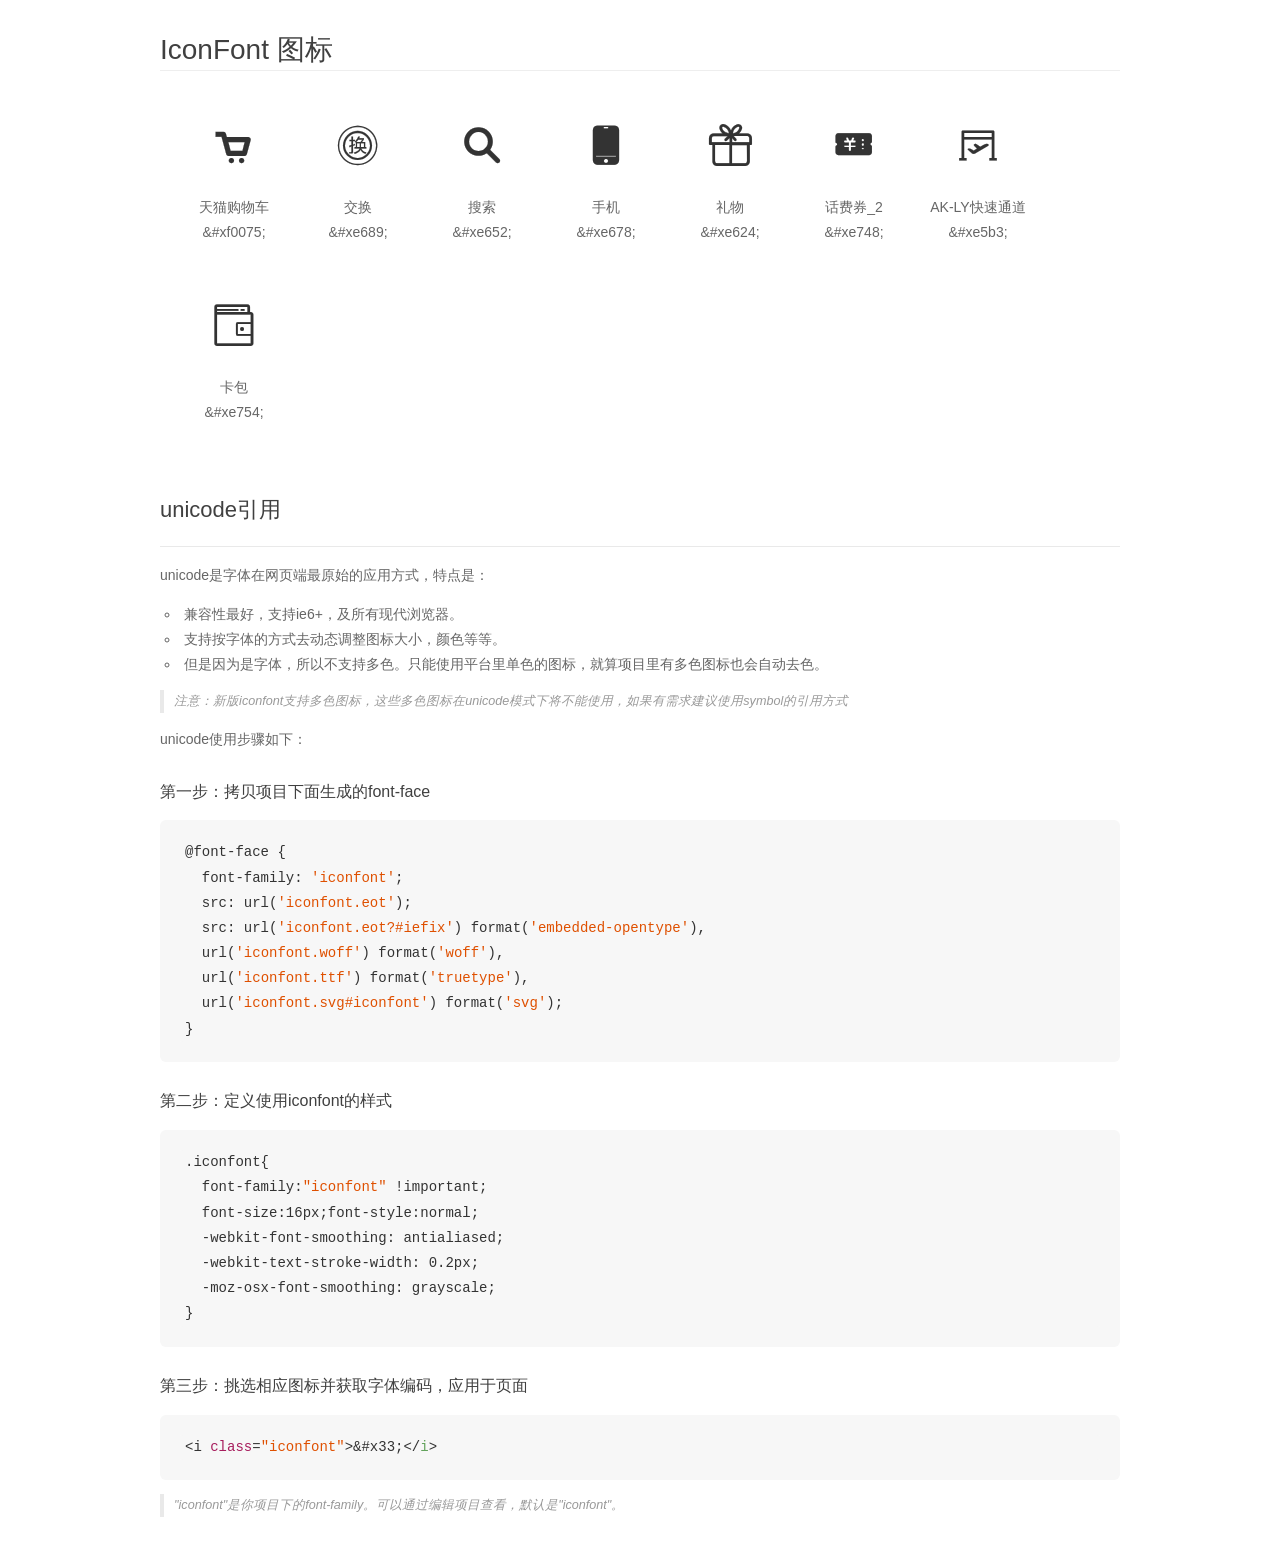
<file: css/iconfont/demo_unicode.html>
<!DOCTYPE html>
<html>
<head>
    <meta charset="utf-8"/>
    <title>IconFont</title>
    <link rel="stylesheet" href="demo.css">

    <style type="text/css">

        @font-face {font-family: "iconfont";
          src: url('iconfont.eot'); /* IE9*/
          src: url('iconfont.eot#iefix') format('embedded-opentype'), /* IE6-IE8 */
          url('iconfont.woff') format('woff'), /* chrome, firefox */
          url('iconfont.ttf') format('truetype'), /* chrome, firefox, opera, Safari, Android, iOS 4.2+*/
          url('iconfont.svg#iconfont') format('svg'); /* iOS 4.1- */
        }

        .iconfont {
          font-family:"iconfont" !important;
          font-size:16px;
          font-style:normal;
          -webkit-font-smoothing: antialiased;
          -webkit-text-stroke-width: 0.2px;
          -moz-osx-font-smoothing: grayscale;
        }

    </style>
</head>
<body>
    <div class="main markdown">
        <h1>IconFont 图标</h1>
        <ul class="icon_lists clear">
            
                <li>
                <i class="icon iconfont">&#xf0075;</i>
                    <div class="name">天猫购物车 </div>
                    <div class="code">&amp;#xf0075;</div>
                </li>
            
                <li>
                <i class="icon iconfont">&#xe689;</i>
                    <div class="name">交换</div>
                    <div class="code">&amp;#xe689;</div>
                </li>
            
                <li>
                <i class="icon iconfont">&#xe652;</i>
                    <div class="name">搜索</div>
                    <div class="code">&amp;#xe652;</div>
                </li>
            
                <li>
                <i class="icon iconfont">&#xe678;</i>
                    <div class="name">手机</div>
                    <div class="code">&amp;#xe678;</div>
                </li>
            
                <li>
                <i class="icon iconfont">&#xe624;</i>
                    <div class="name">礼物</div>
                    <div class="code">&amp;#xe624;</div>
                </li>
            
                <li>
                <i class="icon iconfont">&#xe748;</i>
                    <div class="name">话费券_2</div>
                    <div class="code">&amp;#xe748;</div>
                </li>
            
                <li>
                <i class="icon iconfont">&#xe5b3;</i>
                    <div class="name">AK-LY快速通道</div>
                    <div class="code">&amp;#xe5b3;</div>
                </li>
            
                <li>
                <i class="icon iconfont">&#xe754;</i>
                    <div class="name">卡包</div>
                    <div class="code">&amp;#xe754;</div>
                </li>
            
        </ul>
        <h2 id="unicode-">unicode引用</h2>
        <hr>

        <p>unicode是字体在网页端最原始的应用方式，特点是：</p>
        <ul>
        <li>兼容性最好，支持ie6+，及所有现代浏览器。</li>
        <li>支持按字体的方式去动态调整图标大小，颜色等等。</li>
        <li>但是因为是字体，所以不支持多色。只能使用平台里单色的图标，就算项目里有多色图标也会自动去色。</li>
        </ul>
        <blockquote>
        <p>注意：新版iconfont支持多色图标，这些多色图标在unicode模式下将不能使用，如果有需求建议使用symbol的引用方式</p>
        </blockquote>
        <p>unicode使用步骤如下：</p>
        <h3 id="-font-face">第一步：拷贝项目下面生成的font-face</h3>
        <pre><code class="lang-js hljs javascript">@font-face {
  font-family: <span class="hljs-string">'iconfont'</span>;
  src: url(<span class="hljs-string">'iconfont.eot'</span>);
  src: url(<span class="hljs-string">'iconfont.eot?#iefix'</span>) format(<span class="hljs-string">'embedded-opentype'</span>),
  url(<span class="hljs-string">'iconfont.woff'</span>) format(<span class="hljs-string">'woff'</span>),
  url(<span class="hljs-string">'iconfont.ttf'</span>) format(<span class="hljs-string">'truetype'</span>),
  url(<span class="hljs-string">'iconfont.svg#iconfont'</span>) format(<span class="hljs-string">'svg'</span>);
}
</code></pre>
        <h3 id="-iconfont-">第二步：定义使用iconfont的样式</h3>
        <pre><code class="lang-js hljs javascript">.iconfont{
  font-family:<span class="hljs-string">"iconfont"</span> !important;
  font-size:<span class="hljs-number">16</span>px;font-style:normal;
  -webkit-font-smoothing: antialiased;
  -webkit-text-stroke-width: <span class="hljs-number">0.2</span>px;
  -moz-osx-font-smoothing: grayscale;
}
</code></pre>
        <h3 id="-">第三步：挑选相应图标并获取字体编码，应用于页面</h3>
        <pre><code class="lang-js hljs javascript">&lt;i <span class="hljs-class"><span class="hljs-keyword">class</span></span>=<span class="hljs-string">"iconfont"</span>&gt;&amp;#x33;<span class="xml"><span class="hljs-tag">&lt;/<span class="hljs-name">i</span>&gt;</span></span></code></pre>

        <blockquote>
        <p>"iconfont"是你项目下的font-family。可以通过编辑项目查看，默认是"iconfont"。</p>
        </blockquote>
    </div>


</body>
</html>
</file>
<file: css/iconfont/iconfont.css>
@font-face {font-family: "iconfont";
  src: url('iconfont.eot?t=1530250446150'); /* IE9*/
  src: url('iconfont.eot?t=1530250446150#iefix') format('embedded-opentype'), /* IE6-IE8 */
  url('[data-uri]') format('woff'),
  url('iconfont.ttf?t=1530250446150') format('truetype'), /* chrome, firefox, opera, Safari, Android, iOS 4.2+*/
  url('iconfont.svg?t=1530250446150#iconfont') format('svg'); /* iOS 4.1- */
}

.iconfont {
  font-family:"iconfont" !important;
  font-size:16px;
  font-style:normal;
  -webkit-font-smoothing: antialiased;
  -moz-osx-font-smoothing: grayscale;
}

.icon-gouwuche2:before { content: "\f0075"; }

.icon-jiaohuan:before { content: "\e689"; }

.icon-sousuo:before { content: "\e652"; }

.icon-shouji:before { content: "\e678"; }

.icon-gifs:before { content: "\e624"; }

.icon-huafeiquan_:before { content: "\e748"; }

.icon-ly_kuaisutongdao:before { content: "\e5b3"; }

.icon-qiabao:before { content: "\e754"; }
</file>
<file: css/index.css>
/*重置样式*/
html,body,ul,ol,li{
	padding:0;
	margin:0;
}
a{
	text-decoration:none;
}
ul,ol,li{
	list-style:none;
}
/*
body{
	height:10000px;
}*/

/*banner 横幅*/
.banner{
	width:100%;
	height:100px;
	background: #ccc;
}
.banner img{
	width:100%;
	height:100%;
}


/*header 头部*/
.header{
	width:100%;
	height:40px;
	background:#333;
	line-height:40px;
	font-size:12px;

}
.nav{
	width:1226px;
	height:100%;
	/*background: red;*/
	margin:0 auto;
}

.nav span{
	color:#424242;
	/*#b0b0b0*/
}

.nav-list{
	float:left;
}
.nav-list a{
	height:40px;
	color:#b0b0b0;
}


.nav-list{
	float:left;
}

.nav-info,.nav-gwc{
	/*margin-left:915px;*/
	float:right;
}


.nav-info a{
	color:#b0b0b0;
}

.nav-gwc{
	width:120px;
	height:40px;
	color:#b0b0b0;
	background:#424242;
	text-align:center;
	margin-left:12px;
}
/*权重 
id 100 class 10 标签1
当权重一样大小时，后边覆盖前边
*/
.nav-gwc span{
	color:#b0b0b0;
}


/*鼠标悬停*/
.nav-list a:hover,.nav-info a:hover{
	color:#fff;
}

/*强制悬停时变color*/
.header .nav .nav-gwc:hover{
	cursor:pointer;/*手指*/
	color:#ff6700;
}
.header .nav .nav-gwc:hover span{
	color:#ff6700;
}


/*main 内容*/
.main{
	width:100%;
}
/*main内容导航区域*/
.main-nav{
	width:1226px;
	height:100px;
	/*background:#ccc;*/
	margin:0 auto;
	overflow:hidden;
	/*border:1px solid;*/
	/*padding:1px;*/
}

.main-nav-logo{
	width:55px;
	height:55px;

	margin-top:22px;
	background:#ff6700 url(../images/logo.png) 0 0 no-repeat;
	float:left;

}

.main-nav-list{
	width:850px;
	height:100px;
	line-height:100px;
	/*background: #ddd;*/
	float: left;
	color:#333;
	padding-left:190px;
	box-sizing:border-box;
}
.main-nav-list a{
	display: inline-block;
	margin: 0 6px;
	color:#333;
}
.main-nav-list a:hover{
	color:#ff6700;
}

.main-nav-search{
	width:296px;
	height:50px;
	float:right;
	/*background: #eee;*/
	margin-top:25px;
	position: relative;
}
.main-nav-search-text{
	width:223px;
	height:48px;
	border:1px solid #e0e0e0;
	outline:0;
}
.main-nav-search-btn{
	width:52px;
	height:52px;
	border:1px solid #e0e0e0;
	position: absolute;
	right:19px;
	outline:0;
	cursor:pointer;
	background: #fff;
	border-left:none;
}

.main-nav-search-hotworld{
	position: absolute;
	left:90px;
	top:-11px;
	font-size: 12px;
	height:50px;
	/* background: #ccc; */
	line-height: 50px;  
    color: #757575;
}
.main-nav-search-hotworld span{
	/*display: inline-block;*/
	margin:0 3px;
	background: #eee;
	padding:0 4px;
	transition:all .5s;
}
.main-nav-search-hotworld span:hover{
	background-color:#ff6700;
	color:#fff;
	cursor:pointer;
}


/*main轮播图区域*/
.main-scroll{
	width:100%;
	height: 460px;
	/*background:#ccc;*/
}

.main-scroll-content{
	width:1226px;
	height:100%;
	margin:0 auto;
	/*background: #ddd;*/
	position: relative;
}

.main-scroll-left{
	width:234px;
	height:100%;/*//420*/
	background: rgba(0,0,0,0.6);
	color:#424242;
	padding:20px 0;
	box-sizing:border-box;
}
.main-scroll-left a{
	color:#fff;
}

.main-scroll-left-list{
	/*background: #e0e0e0;*/
	height:420px;
}

.main-scroll-left-list li{
	width:100%;
	height:42px;
	/*background: lightblue;*/
	line-height: 42px;
	padding-left:30px;
	box-sizing: border-box;
	position: relative;
}
.main-scroll-left-list li:hover{
	background: #ff6700;
	cursor:pointer;
}

.main-scroll-left-list li a:nth-child(3){
	position: absolute;
	right:24px;
}

.main-scroll-right{
	width:100%;
	height:100%;
	overflow:hidden;/*溢出隐藏*/
	position: absolute;
	left: 0;
	top:0;
	z-index:-999;/*层级关系 必须是定位元素才有效*/
}
.main-scroll-right img{
	width:100%;
	height:100%;
}

.main-scroll-dots{
	position: absolute;
	right:30px;
	bottom:18px;
}

.main-scroll-dots ul li{
	width:6px;
	height:6px;
	border:2px solid rgba(255,255,255,0.3);
	background:rgba(0,0,0,0.4);
	border-radius:50%;
	/*float:left;*/
	display: inline-block;
	margin:0 4px;
	cursor:pointer;
}
/*.main-scroll-dots ul li:nth-child(1){}*/
.main-scroll-dots ul li:first-child{
	background: rgba(255,255,255,0.4);
	border:2px solid rgba(0,0,0,0.4);
}


/*main的品牌*/
.main-coin{
	width:100%;
	height:170px;
	/*background: #ccc;*/
	margin-top:14px;
}
.main-coin-content{
	width:1226px;
	height:100%;
	/*background: #ddd;*/
	margin:0 auto;
	position: relative;
}

.main-coin-left{
	width:234px;
	height:170px;
	padding:3px;
	box-sizing:border-box;
	background: #5f5750;

}

.main-coin-left a{
	color:rgba(255,255,255,0.7);
}
.main-coin-left ul{
	/*width:228px;
	height:100%;
	margin:0 auto;*/
}
.main-coin-left ul li{
	width:70px;
	height:82px;
	display: inline-block;
	text-align:center;
	/*border:1px solid;*/
	padding:18px 0;
	box-sizing: border-box;
	position: relative;

}

.main-coin-left ul li i{
	font-size:24px;
}
.main-coin-left ul li span{
	font-size:12px;
}
.main-coin-left  ul li:hover a{
	color:#fff;
}

/*.main-coin-left  ul li:before{
	position: absolute;
	content:'';
	display: inline-block;
	width:64px;
	height:1px;
	background:#665e57;
	position: absolute;
	left:0;
	top:0;
}
.main-coin-left  ul li:after{
	content:'';
	display: inline-block;
	width:64px;
	height:1px;
	background:#665e57;
}*/

.main-coin-left ul .main-coin-left-1:after{
	content:'';
	display: inline-block;
	width:64px;
	height:1px;
	background:#665e57;/*//#665e57*/
	position: absolute;
	left:0;
	top:82px;
}

.main-coin-left ul .main-coin-left-2:before{
	content:'';
	display: inline-block;
	width:1px;
	height:70px;
	background:#665e57;/*//#665e57*/
	position: absolute;
	left:0;
	top:5px;
}
.main-coin-left ul .main-coin-left-2:after{
	content:'';
	display: inline-block;
	width:1px;
	height:70px;
	background:#665e57;/*//#665e57*/
	position: absolute;
	left:68px;
	top:5px;
}

.main-coin-left-3{
	border-bottom:1px solid #665e57;
}


.main-coin-right{
	width:978px;
	height:170px;
	position: absolute;
	right:0;
	top:0;
}

.main-coin-right ul{
	width:100%;
	height: 100%;
	/*background: #aaa;*/
}

.main-coin-right ul li{
	width:316px;
	height:170px;
	overflow:hidden;
	float: left;
}
.main-coin-right ul li:nth-child(2){
	margin:0 15px;
}
.main-coin-right ul li img{
	width:100%;
	height:100%;
}

/*main 小米闪购*/
.main-shopping{
	width:1226px;
	margin:0 auto;
	/*background: #ccc;*/
	margin-top:36px;
}
.main-shopping-top{
	width:100%;
	height:58px;
	/*background: #ddd;*/
	line-height:58px;
}

.main-shopping-top>div:first-child{
	float:left;
	color:#333;
	font-size:22px;
	/*font-weight:bold;*/
}
.main-shopping-top>div:nth-child(2){
	float:right;
	position: relative;
	color:#E0E0E0;
}

.main-shopping-top>div:nth-child(2)>span{
	display: inline-block;
	width: 24px;
    height: 16px;
    padding: 3px 5px;
    border: 1px solid #e0e0e0;
    font-size: 16px;
    line-height: 16px;
    text-align:center;
}
.main-shopping-top>div:nth-child(2)>span:nth-child(2){
	position: relative;
	left:-5px;
	top:0;
	border-left:none;
	color:#B4AFAE;

}

.main-shopping-bottom{
	width:1226px;
	height:340px;
	background: #FAFAFA;

}
.main-shopping-bottom-times{
	width:234px;
	height:340px;
	border-top:1px solid #E53935;
	box-sizing:border-box;
	background: #F1EDED;
	text-align:center;
	float:left;

} 
.main-shopping-bottom-times>p:first-child{
  color:#ef3a3b;
  font-size:21px;
  padding-top:28px;
}
.main-shopping-bottom-times>p:nth-child(3){
  color:rgba(0,0,0,0.54);
  font-size:15px;
  padding-top:28px;
}
.main-shopping-bottom-times>p:nth-child(4) .times{
    display: inline-block;
    width: 46px;
    height: 46px;
    background: #605751;
    color: #fff;
    font-size: 24px;
    line-height: 46px;
}
.main-shopping-bottom-times>p:nth-child(4) .gap{
    display: inline-block;
    width: 6px;
    height: 46px;
    line-height: 46px;
    color: #605751;
    font-size: 28px;
}

.main-shopping-bottom1{
	width:234px;
	height:340px;
	border-top:1px solid #FFAC13;
	box-sizing:border-box;
	background: #FFF;
	float:left;
	margin-left:14px;
	text-align:center;
}
.main-shopping-bottom1 img{
	width:160px;
	height:160px;
	margin-top:44px;
}
.main-shopping-bottom1>p:first-of-type{
	color:#212121;
	font-size:14px;
	font-weight:400;/*//100 - 900 bold*/
}
.main-shopping-bottom1>p:nth-of-type(2){
	width:194px;
	height:18px;
	color:#b0b0b0;
	margin:0 auto;
	font-size:12px;
	/*单行省略号*/
	overflow:hidden;
	text-overflow:ellipsis;
	white-space:nowrap;
}
.main-shopping-bottom1>p:nth-of-type(3){
	color:#ff6709;
	font-size:14px;
}
.main-shopping-bottom1>p:nth-of-type(3)>del{
	color:#b0b0b0;
	display: inline-block;
	margin-left:8px;
}

/*小米广告*/
.xiaomiAd{
	width:100%;
	height:120px;
	margin-top:42px;
}

.xiaomiAd img{
	display: block;
	width:1226px;
	height: 100%;
	margin:0 auto;
}

/*小米商品*/
.shops{
	width:100%;
	/*min-height:1000px;*/
	background: #f5f5f5; 
	margin-top:42px;
	padding:22px 0;
	clear:both;
}
.shops-phone,.shops-jd{
	width:1226px;
	height:686px;
	/*background: #ddd;*/
	margin:0 auto;
}
.shops-phone-top,.shops-jd-top1{
	width:100%;
	height:58px;
	line-height: 58px;	
}
.shops-phone-top>div:first-child,.shops-jd-top>div:first-child{
	float:left;
	color:#333;
	font-size:22px;
	font-weight:200;
}
.shops-phone-top>div:last-child,.shops-jd-top>div:last-child{
	float:right;
	color:#333;
	font-size:14px;
}
.shops-phone-top>div:last-child>span:last-child{
	display: inline-block;
	width: 20px;
    height: 20px;
    margin-left: 8px;
    border-radius: 50%;
    font-size: 16px;
    line-height:20px;
    background: #b0b0b0;
    color: #fff;
    text-align:center;
    cursor:pointer;
}
.shops-phone-bottom{
	width:100%;
	height:614px;
}
.shops-phone-bottomp-left{
	width:234px;
	height:614px;
	transition:all .3s;
	float:left;
	margin-right:12px;
}
.shops-phone-bottomp-left>img{
	width:100%;
	height:100%;
}
.shops-phone-bottomp-left:hover{
	cursor:pointer;
	transform:translate3d(0,-2px,0);
}

.shops-phone-bottom-right{
	float:left;
	width:980px;
}
.shops-phone-bottom-right1{
	width:234px;
	height:300px;
	background: #fff;
	text-align:center;
	transition:all .3s;
	float:left;
	margin-right:10px;
	margin-bottom:14px;
}
.shops-phone-bottom-right1>img{
	width:160px;
	height:160px;
	margin-top:20px;
}
.shops-phone-bottom-right1>p:first-of-type{
	color:#333;
	font-size:14px;
	font-weight:400px;
}
.shops-phone-bottom-right1>p:nth-of-type(2){
	color:#b0b0b0;
	font-size:12px;
	overflow:hidden;
	text-overflow:ellipsis;
	white-space:nowrap;
	width:214px;
	margin:0 auto;
}
.shops-phone-bottom-right1>p:nth-of-type(3){
	color:#ff6700;
	font-size:14px;
}
.shops-phone-bottom-right1:hover{
	cursor:pointer;
	box-shadow:0 15px 30px rgba(0,0,0,.1);
	transform:translate3d(0,-4px,0);
}


/*小米家电机商品*/
.shops-jd{
	width:1226px;
	height:686px;
	/*background: #ddd;*/
	margin:0 auto;
	position: relative;

}
.shops-jd-top1{
	width:100%;
	height:58px;
	/*line-height: 58px;	*/
	/*background: #ccc;*/
}
.shops-jd-top>div:first-child{
	float:left;
	color:#333;
	font-size:22px;
	font-weight:200;
}
.shops-jd-top>div:last-child{
	width:280px;
	float:right;
	color:#333;
	font-size:16px;
	position: absolute;
	right:0;
	top:20px;
	box-sizing: border-box
}
.shops-jd-top>div:last-child>span{
	margin-right:24px;
	cursor:pointer;
}
.shops-jd-top>div:last-child>span:first-child{
	color:#ff6700;
	display: inline-block;
	padding-bottom:4px;
	border-bottom:2px solid #ff6700;
}

.shops-jd-bottom{
	width:100%;
}
.shops-jd-bottom1{
	width:234px;
	height:300px;
	background: #fff;
	text-align:center;
	position: relative;
	overflow:hidden;
	box-sizing: border-box;
	transition:all .3s;
	float:left;
	margin-right:10px;
	margin-bottom:10px;
}
.shops-jd-bottom1>p:first-child{
	width:64px;
	height:20px;
	background: #e53935;
	margin:0 auto;
	color:#fff;
	font-size:12px;
	text-align:center;
	line-height: 20px;
}
.shops-jd-bottom1>p:nth-child(2){
	display: inline-block;
	margin-top:-12px;
}
.shops-jd-bottom1>p:nth-child(2) img{
	width:150px;
	height:150px;
}
.shops-jd-bottom1>p:nth-child(3){
	color:#333;
	font-size:14px;
}
.shops-jd-bottom1>p:nth-child(4){
	font-size: 12px;
    color: #b0b0b0;
}
.shops-jd-bottom1>p:nth-child(5){
	font-size: 14px;
    color: #ff6700;
}
.shops-jd-bottom1>p:nth-child(5)>del:last-child{
	font-size: 14px;
    color: #b0b0b0;
}
.shops-jd-bottom1-show{
	position: absolute;
	width:234px;
	height:75px;
	background: #ff6700;
	color:#fff;
	font-size:12px;
	text-align:left;
	box-sizing: border-box;
	padding:0 25px;
	top:300px;
	transition:all .3s;

}
.shops-jd-bottom1-show p:last-child{
	color:rgba(255,255,255,0.6);
}
.shops-jd-bottom1:hover .shops-jd-bottom1-show{
	top:225px;
}

.shops-jd-bottom1:hover{
	cursor:pointer;
	box-shadow:0 15px 30px rgba(0,0,0,.1);
	transform:translate3d(0,-4px,0);
}

/*小米内容区域商品*/
.shops-container{
	width:1226px;
	/*background: #ccc;*/
	margin:0 auto;
	margin-top:22px;
	overflow: hidden;
	margin-bottom: 30px;
}

.shops-container1{
	width:296px;
	height:420px;
	box-sizing:border-box;
	border-top:1px solid #ffac13;
	text-align:center;
	color:#ffac13;
	background: #fff;
	position: relative;
	transition:all .3s;
	float:left;
	margin-right:10px;
}
.shops-container1>span:nth-of-type(1){
	display: inline-block;
	margin-top:42px;
}
.shops-container1>span:nth-of-type(2){
	color:#333;
	font-size:20px;
	font-weight:400;
	display: inline-block;
	margin-top:22px;
}
.shops-container1>span:nth-of-type(3){
	color:#b0b0b0;
	font-size:12px;
	display: inline-block;
	margin:0 auto;
	margin-top:10px;
	width:200px;

}
.shops-container1>span:nth-of-type(4){
	color:#333;
	font-size:14px;
	display: inline-block;
	margin-top:20px;
}
.shops-container1>img{
	width:216px;
	height:154px;
	margin-top:22px;
}
.shops-container1>ul{
	position: absolute;
	left:108px;
	bottom:16px;
}
.shops-container1>ul>li{
	width: 6px;
    height: 6px;
    border: 2px solid #f5f5f5;
    border-radius: 50%;
    background-color: #b0b0b0;
    display: inline-block;
    margin-right:18px;
}
.shops-container1>ul>li:first-child{
	width: 6px;
    height: 6px;
    border-color: #ff6700;
    background-color: transparent;/*透明色*/
}
.shops-container1>div{
	width:100%;
	position: absolute;
	top:186px;
	display:none;
}
.shops-container1>div>span{
	display: inline-block;
	width: 20px;
    height: 24px;
    padding: 12px 0;
    font-size: 18px;
    line-height: 24px;
    color:#fafafa;
    background: rgba(66,66,66,0.2);
    cursor:pointer;
    float:left;
    transition:all .3s;
}
.shops-container1>div>span:last-child{
	float:right;
}
.shops-container1:hover{
	cursor:pointer;
	box-shadow:0 15px 30px rgba(0,0,0,.1);
	transform:translate3d(0,-4px,0);
}
.shops-container1:hover div{
	cursor:pointer;
	display: block;
}
.shops-container1>div>span:hover{
	background: #b0b0b0;
}

.shops-container-title{
	width:100%;
	height:58px;
	line-height: 58px;
    font-size: 22px;
    font-weight: 200;
    color: #333;
}

/*小米侧边栏导航*/
.aside{
	width:28px;
	height:176px;
	position: fixed;
	right:62px;
	bottom:50px;
	/*border:2px solid;*/
	/*background: #fff;*/
	color:#757575;
	font-size:14px;
}
.aside-personal{
	width:28px;
	height:40px;
	background:#fff url(../images/aside1.png) 0 0 no-repeat;
	background-size:20px 20px;
	background-position:3px 10px;
	box-sizing: border-box;
	border:1px solid #f5f5f5;
	position: relative;
}

.aside-personal-show{
	position: absolute;
	width:84px;
	height:25px;
	left:-98px;
	top:8px;
	line-height:25px;
	text-align:center;
	background: #fff;
    border: 1px solid #f5f5f5;
    display: none

}
.aside-personal-show img{
	position: absolute;
	right:-6px;
	top:6px;
}

.aside-personal:hover{
	background-image: url(../images/aside2.png);
}

.aside-personal:hover .aside-personal-show{
	display: block;
}


.aside-top{
	display: block;
	width:28px;
	height:40px;
	background:#fff url(../images/totop1.png) 0 0 no-repeat;
	background-size:20px 20px;
	background-position:3px 10px;
	box-sizing: border-box;
	border:1px solid #f5f5f5;
	position: absolute;
	bottom:0;
	color:#757575;
	font-size:14px;
}

.aside-top-show{
	position: absolute;
	width:84px;
	height:25px;
	left:-98px;
	top:8px;
	line-height:25px;
	text-align:center;
	background: #fff;
    border: 1px solid #f5f5f5;
    display: none

}
.aside-top-show img{
	position: absolute;
	right:-6px;
	top:6px;
}

.aside-top:hover{
	cursor:pointer;
	background-image: url(../images/totop2.png);
}

.aside-top:hover .aside-top-show{
	display: block;
}


.aside-talking{
	display: block;
	width:28px;
	height:40px;
	background:#fff url(../images/aside3.png) 0 0 no-repeat;
	background-size:20px 20px;
	background-position:3px 10px;
	box-sizing: border-box;
	border:1px solid #f5f5f5;
	border-top:0;
	border-bottom:0;
	position: relative;
}

.aside-talking-show{
	position: absolute;
	width:84px;
	height:25px;
	left:-98px;
	top:8px;
	line-height:25px;
	text-align:center;
	background: #fff;
    border: 1px solid #f5f5f5;
    display: none

}
.aside-talking-show img{
	position: absolute;
	right:-6px;
	top:6px;
}

.aside-talking:hover{
	cursor:pointer;
	background-image: url(../images/aside4.png);
}

.aside-talking:hover .aside-talking-show{
	display: block;
}



.aside-gwc{
	display: block;
	width:28px;
	height:40px;
	background:#fff url(../images/aside5.png) 0 0 no-repeat;
	background-size:20px 20px;
	background-position:3px 10px;
	box-sizing: border-box;
	border:1px solid #f5f5f5;
	position: relative;
}

.aside-gwc-show{
	position: absolute;
	width:84px;
	height:25px;
	left:-98px;
	top:8px;
	line-height:25px;
	text-align:center;
	background: #fff;
    border: 1px solid #f5f5f5;
    display: none

}
.aside-gwc-show img{
	position: absolute;
	right:-6px;
	top:6px;
}

.aside-gwc:hover{
	cursor:pointer;
	background-image: url(../images/aside6.png);
}

.aside-gwc:hover .aside-gwc-show{
	display: block;
}

/*小米尾部区域*/
.footer{
	width:100%;
	background: #fff;
}

.footer-top{
	width:1226px;
	height:25px;
	padding:27px 0;
	margin:0 auto;
	/*background: #ccc;*/
	border-bottom:1px solid #e0e0e0;
}
.footer-top>div{
	float:left;
	width:20%;
	height:25px;
	box-sizing:border-box;
	border-right:1px solid #e0e0e0;
	color:#616161;
	font-size:16px;
	line-height:25px;
	text-align:center;
}
.footer-top>div:last-child{
	border-right:none;
}
.footer-top>div>i{
	font-size:24px;
}

.footer-bottom{
	width:1226px;
	margin:0 auto;

}
.footer-bottom-left{
	width:980px;
	height:174px;
	/*background: #ccc;*/
	box-sizing:border-box;
	overflow:hidden;
	float:left;
}
.footer-bottom-left1{
	margin:34px 0;
	margin-bottom:40px;
}
.footer-bottom-left1 li{
	float:left;
	width:160px;
	font-size:14px;
	color:#424242;
	margin-bottom:14px;
}

.footer-bottom-left2{
	font-size:12px;
	color:#757575;
	margin-top:10px;
}
.footer-bottom-left2 li{
	float:left;
	width:160px;
	margin-top:10px;
}
#footer-bottom-left-gap{
	box-sizing:border-box;
	width:100%;
	height: 112px;
	border-right:1px solid #e0e0e0;
}

.footer-bottom-right{
	float:right;
    width: 246px;
    height: 112px;
    text-align: center;
    color: #ff6700;
    font-size:22px;
    box-sizing:border-box;
}
.footer-bottom-right>p:nth-child(2){
	font-size:12px;
	color:#616161;
}
.footer-bottom-right>p:nth-child(3){
	font-size:12px;
	color: #ff6700;
	width:118px;
	height:28px;
	margin:0 auto;
	border:1px solid #ff6700;
	line-height:28px;
	cursor:pointer;
	transition:all .3s;
}
.footer-bottom-right>p:nth-child(3):hover{
	color:#fff;
	background: #ff6700;
}

/*小米网站信息区域*/
.info{
	width:100%;
	height:135px;
	padding:30px 0;
	background: #fafafa;
}

.info1{
	width:1226px;
	margin:0 auto;
}
.info1>p{
	margin:0;
	float:left;
}
.info1>p:first-child{
	width:57px;
	height:57px;
	margin-right:8px;
	background: url(../images/logo-footer.png) 0 0 no-repeat;
}
.info1>p:nth-child(2){
	color:#757575;
	font-size:12px;
}
.info1>p:nth-child(3){
	color:#b0b0b0;
	font-size:12px;
}

.info2{
	width:1226px;
	margin: 0 auto;
}
.info2 img:first-child{
	height:28px;
}
.info2>div{
	width:442px;
	float:right;
}

.info3{
	width:1226px;
	height:20px;
	margin:0 auto;
	margin-top:30px;
	background: url(../images/2018.png) center 0 no-repeat;
}
</file>
<file: css/iconfont/demo.css>
*{margin: 0;padding: 0;list-style: none;}
/*
KISSY CSS Reset
理念：1. reset 的目的不是清除浏览器的默认样式，这仅是部分工作。清除和重置是紧密不可分的。
2. reset 的目的不是让默认样式在所有浏览器下一致，而是减少默认样式有可能带来的问题。
3. reset 期望提供一套普适通用的基础样式。但没有银弹，推荐根据具体需求，裁剪和修改后再使用。
特色：1. 适应中文；2. 基于最新主流浏览器。
维护：玉伯<lifesinger@gmail.com>, 正淳<ragecarrier@gmail.com>
 */

/** 清除内外边距 **/
body, h1, h2, h3, h4, h5, h6, hr, p, blockquote, /* structural elements 结构元素 */
dl, dt, dd, ul, ol, li, /* list elements 列表元素 */
pre, /* text formatting elements 文本格式元素 */
form, fieldset, legend, button, input, textarea, /* form elements 表单元素 */
th, td /* table elements 表格元素 */ {
  margin: 0;
  padding: 0;
}

/** 设置默认字体 **/
body,
button, input, select, textarea /* for ie */ {
  font: 12px/1.5 tahoma, arial, \5b8b\4f53, sans-serif;
}
h1, h2, h3, h4, h5, h6 { font-size: 100%; }
address, cite, dfn, em, var { font-style: normal; } /* 将斜体扶正 */
code, kbd, pre, samp { font-family: courier new, courier, monospace; } /* 统一等宽字体 */
small { font-size: 12px; } /* 小于 12px 的中文很难阅读，让 small 正常化 */

/** 重置列表元素 **/
ul, ol { list-style: none; }

/** 重置文本格式元素 **/
a { text-decoration: none; }
a:hover { text-decoration: underline; }


/** 重置表单元素 **/
legend { color: #000; } /* for ie6 */
fieldset, img { border: 0; } /* img 搭车：让链接里的 img 无边框 */
button, input, select, textarea { font-size: 100%; } /* 使得表单元素在 ie 下能继承字体大小 */
/* 注：optgroup 无法扶正 */

/** 重置表格元素 **/
table { border-collapse: collapse; border-spacing: 0; }

/* 清除浮动 */
.ks-clear:after, .clear:after {
  content: '\20';
  display: block;
  height: 0;
  clear: both;
}
.ks-clear, .clear {
  *zoom: 1;
}

.main {
  padding: 30px 100px;
width: 960px;
margin: 0 auto;
}
.main h1{font-size:36px; color:#333; text-align:left;margin-bottom:30px; border-bottom: 1px solid #eee;}

.helps{margin-top:40px;}
.helps pre{
  padding:20px;
  margin:10px 0;
  border:solid 1px #e7e1cd;
  background-color: #fffdef;
  overflow: auto;
}

.icon_lists{
  width: 100% !important;

}

.icon_lists li{
  float:left;
  width: 100px;
  height:180px;
  text-align: center;
  list-style: none !important;
}
.icon_lists .icon{
  font-size: 42px;
  line-height: 100px;
  margin: 10px 0;
  color:#333;
  -webkit-transition: font-size 0.25s ease-out 0s;
  -moz-transition: font-size 0.25s ease-out 0s;
  transition: font-size 0.25s ease-out 0s;

}
.icon_lists .icon:hover{
  font-size: 100px;
}



.markdown {
  color: #666;
  font-size: 14px;
  line-height: 1.8;
}

.highlight {
  line-height: 1.5;
}

.markdown img {
  vertical-align: middle;
  max-width: 100%;
}

.markdown h1 {
  color: #404040;
  font-weight: 500;
  line-height: 40px;
  margin-bottom: 24px;
}

.markdown h2,
.markdown h3,
.markdown h4,
.markdown h5,
.markdown h6 {
  color: #404040;
  margin: 1.6em 0 0.6em 0;
  font-weight: 500;
  clear: both;
}

.markdown h1 {
  font-size: 28px;
}

.markdown h2 {
  font-size: 22px;
}

.markdown h3 {
  font-size: 16px;
}

.markdown h4 {
  font-size: 14px;
}

.markdown h5 {
  font-size: 12px;
}

.markdown h6 {
  font-size: 12px;
}

.markdown hr {
  height: 1px;
  border: 0;
  background: #e9e9e9;
  margin: 16px 0;
  clear: both;
}

.markdown p,
.markdown pre {
  margin: 1em 0;
}

.markdown > p,
.markdown > blockquote,
.markdown > .highlight,
.markdown > ol,
.markdown > ul {
  width: 80%;
}

.markdown ul > li {
  list-style: circle;
}

.markdown > ul li,
.markdown blockquote ul > li {
  margin-left: 20px;
  padding-left: 4px;
}

.markdown > ul li p,
.markdown > ol li p {
  margin: 0.6em 0;
}

.markdown ol > li {
  list-style: decimal;
}

.markdown > ol li,
.markdown blockquote ol > li {
  margin-left: 20px;
  padding-left: 4px;
}

.markdown code {
  margin: 0 3px;
  padding: 0 5px;
  background: #eee;
  border-radius: 3px;
}

.markdown pre {
  border-radius: 6px;
  background: #f7f7f7;
  padding: 20px;
}

.markdown pre code {
  border: none;
  background: #f7f7f7;
  margin: 0;
}

.markdown strong,
.markdown b {
  font-weight: 600;
}

.markdown > table {
  border-collapse: collapse;
  border-spacing: 0px;
  empty-cells: show;
  border: 1px solid #e9e9e9;
  width: 95%;
  margin-bottom: 24px;
}

.markdown > table th {
  white-space: nowrap;
  color: #333;
  font-weight: 600;

}

.markdown > table th,
.markdown > table td {
  border: 1px solid #e9e9e9;
  padding: 8px 16px;
  text-align: left;
}

.markdown > table th {
  background: #F7F7F7;
}

.markdown blockquote {
  font-size: 90%;
  color: #999;
  border-left: 4px solid #e9e9e9;
  padding-left: 0.8em;
  margin: 1em 0;
  font-style: italic;
}

.markdown blockquote p {
  margin: 0;
}

.markdown .anchor {
  opacity: 0;
  transition: opacity 0.3s ease;
  margin-left: 8px;
}

.markdown .waiting {
  color: #ccc;
}

.markdown h1:hover .anchor,
.markdown h2:hover .anchor,
.markdown h3:hover .anchor,
.markdown h4:hover .anchor,
.markdown h5:hover .anchor,
.markdown h6:hover .anchor {
  opacity: 1;
  display: inline-block;
}

.markdown > br,
.markdown > p > br {
  clear: both;
}


.hljs {
  display: block;
  background: white;
  padding: 0.5em;
  color: #333333;
  overflow-x: auto;
}

.hljs-comment,
.hljs-meta {
  color: #969896;
}

.hljs-string,
.hljs-variable,
.hljs-template-variable,
.hljs-strong,
.hljs-emphasis,
.hljs-quote {
  color: #df5000;
}

.hljs-keyword,
.hljs-selector-tag,
.hljs-type {
  color: #a71d5d;
}

.hljs-literal,
.hljs-symbol,
.hljs-bullet,
.hljs-attribute {
  color: #0086b3;
}

.hljs-section,
.hljs-name {
  color: #63a35c;
}

.hljs-tag {
  color: #333333;
}

.hljs-title,
.hljs-attr,
.hljs-selector-id,
.hljs-selector-class,
.hljs-selector-attr,
.hljs-selector-pseudo {
  color: #795da3;
}

.hljs-addition {
  color: #55a532;
  background-color: #eaffea;
}

.hljs-deletion {
  color: #bd2c00;
  background-color: #ffecec;
}

.hljs-link {
  text-decoration: underline;
}

pre{
  background: #fff;
}
</file>
